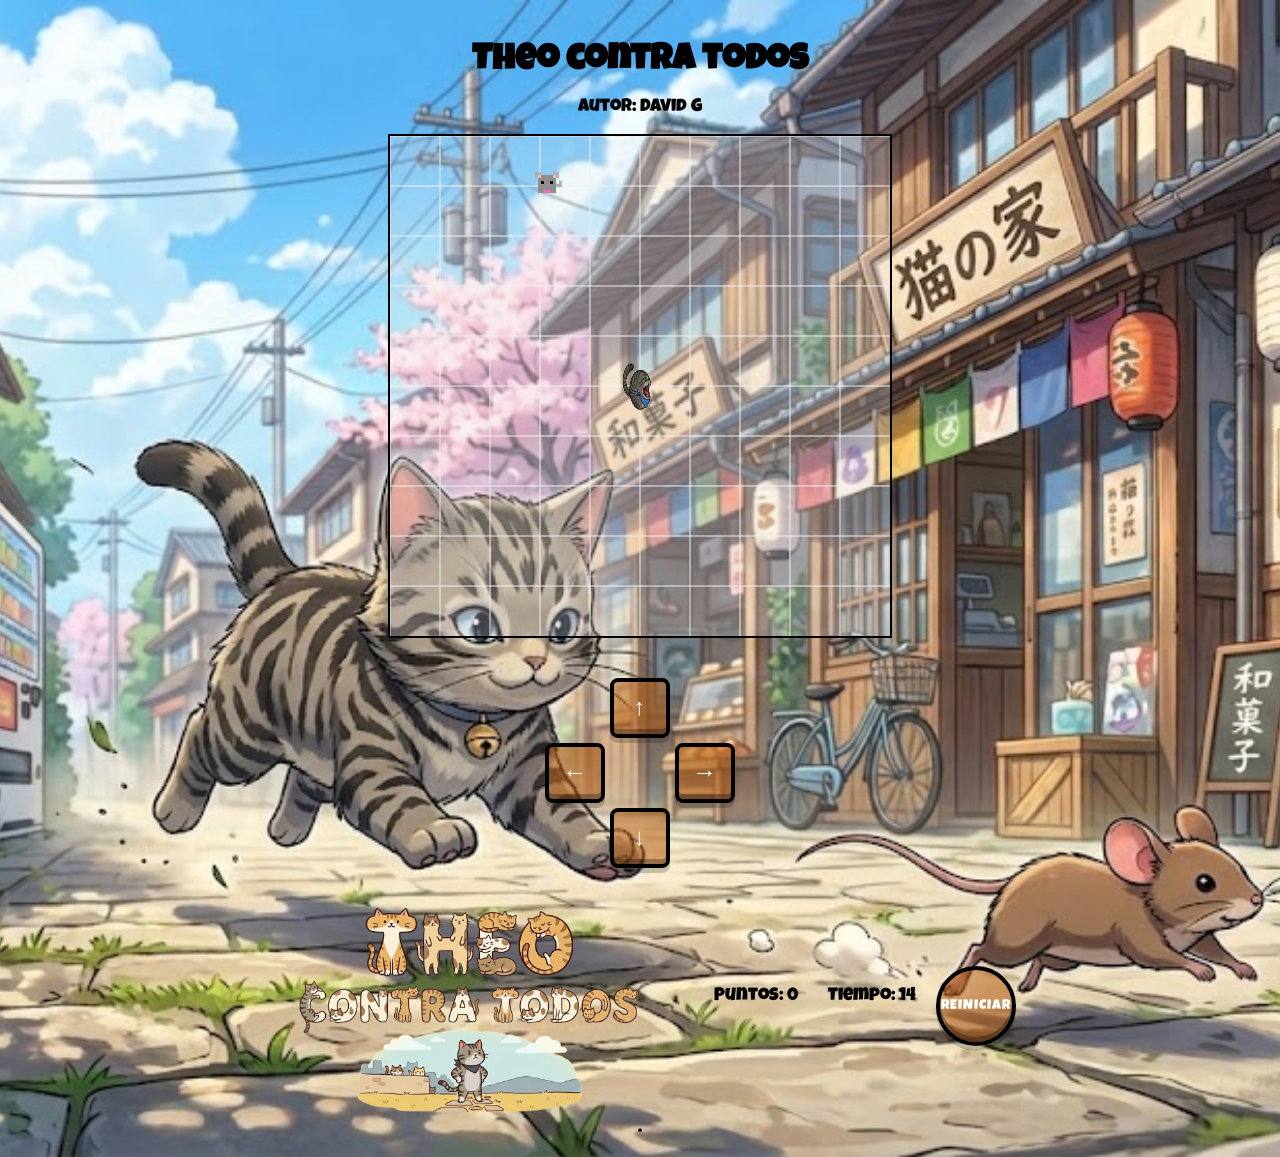
<file: index.html>
<!DOCTYPE html>
<html>
<head>
  <title>Theo contra todos</title>
  <link rel="stylesheet" href="cazando.css">
  <link href="https://fonts.googleapis.com/css2?family=Luckiest+Guy&display=swap" rel="stylesheet">

<link rel="stylesheet" href="cazando.css">
  <script src="utils.js"></script>
  

</head>

<body onload="iniciarJuego()">

  <h1>Theo contra todos</h1>
  <p>Autor: David G </p>


  <canvas id="areaJuego" width="500" height="500"></canvas>
  <div class="control-pad">
  <button class="btn-direccion arriba" onclick="mover('arriba')">↑</button>
  <button class="btn-direccion izquierda" onclick="mover('izquierda')">←</button>
  <button class="btn-direccion derecha" onclick="mover('derecha')">→</button>
  <button class="btn-direccion abajo" onclick="mover('abajo')">↓</button>
</div>
  <div class="contenedor-juego">
  <img src="teo contra todos.png" class="imagen-lateral">

  <div class="panel">
    <span>Puntos: <span id="puntos">0</span></span>
    <span>Tiempo: <span id="tiempo">15</span></span>
  </div>

  <div class="controles">
    <button id="btnReiniciar">REINICIAR</button>
  </div>

  <p id="mensaje"></p>
 

  

  
  
</div>
 <script src="cazando.js"></script>
</body>
</html>.
</file>
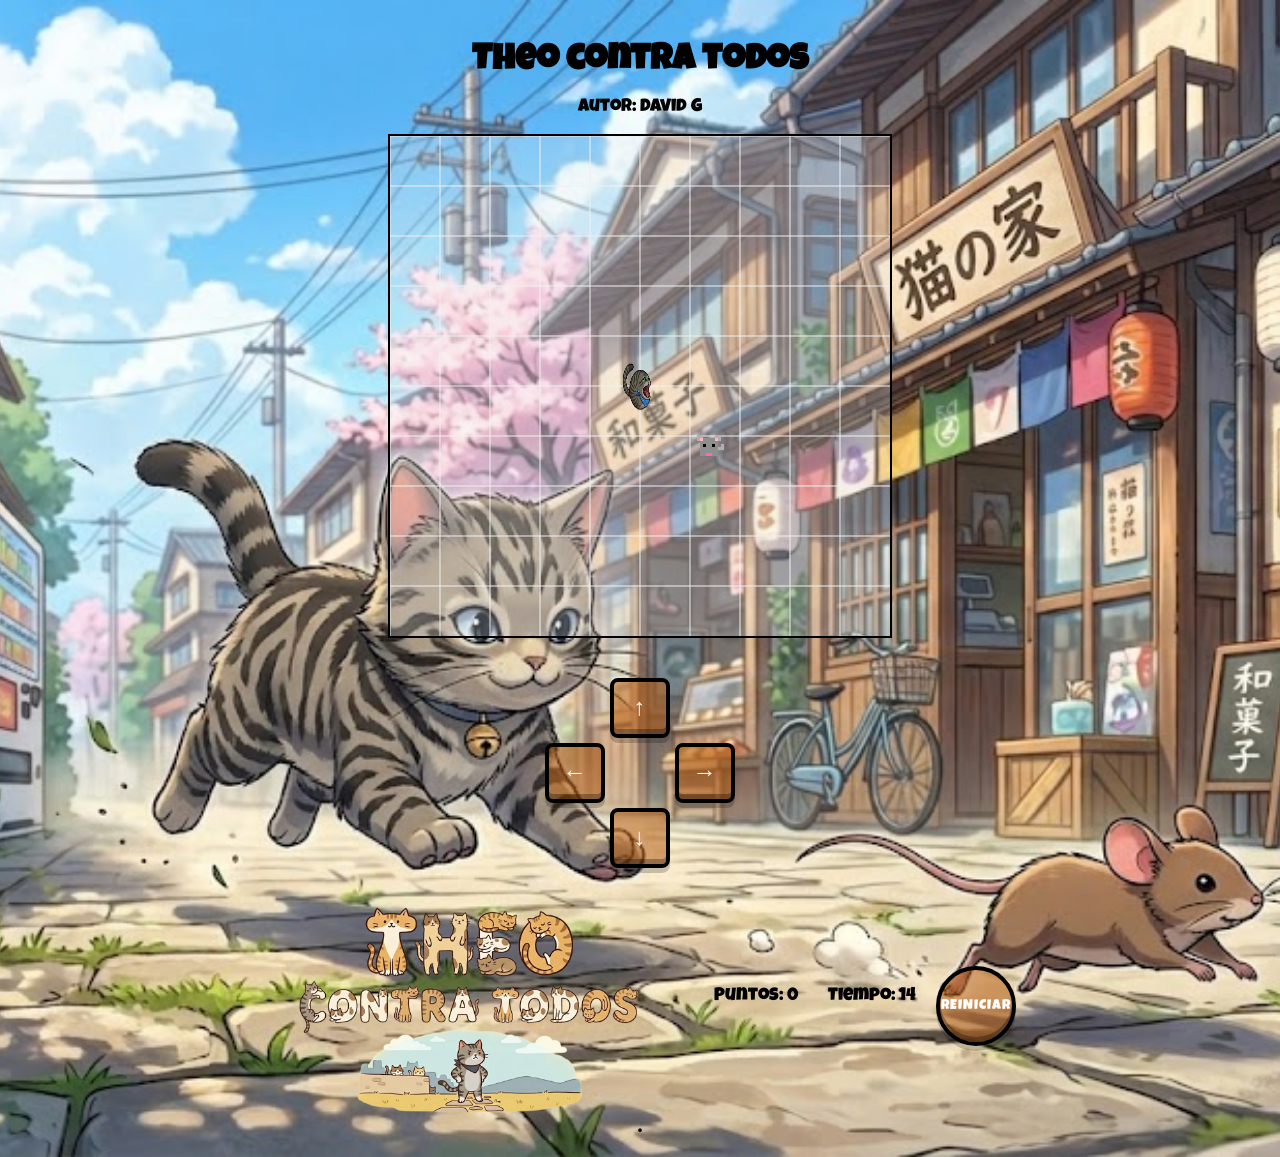
<file: cazando.html>
<!DOCTYPE html>
<html>
<head>
  <title>Theo contra todos</title>
  <link rel="stylesheet" href="cazando.css">
  <link href="https://fonts.googleapis.com/css2?family=Luckiest+Guy&display=swap" rel="stylesheet">

<link rel="stylesheet" href="cazando.css">
  <script src="utils.js"></script>
  

</head>

<body onload="iniciarJuego()">

  <h1>Theo contra todos</h1>
  <p>Autor: David G </p>


  <canvas id="areaJuego" width="500" height="500"></canvas>
  <div class="control-pad">
  <button class="btn-direccion arriba" onclick="mover('arriba')">↑</button>
  <button class="btn-direccion izquierda" onclick="mover('izquierda')">←</button>
  <button class="btn-direccion derecha" onclick="mover('derecha')">→</button>
  <button class="btn-direccion abajo" onclick="mover('abajo')">↓</button>
</div>
  <div class="contenedor-juego">
  <img src="teo contra todos.png" class="imagen-lateral">

  <div class="panel">
    <span>Puntos: <span id="puntos">0</span></span>
    <span>Tiempo: <span id="tiempo">10</span></span>
  </div>

  <div class="controles">
    <button id="btnReiniciar">REINICIAR</button>
  </div>

  <p id="mensaje"></p>
  <script src="cazando.js"></script>

  
  
</div>

</body>
</html>.
</file>
<file: cazando.css>
body {
  text-align: center;
  font-family: Arial, sans-serif;
  background-image: url("theo.jpeg")  ;
  background-size: cover;       
  background-position: center;  
  background-repeat: no-repeat;
  margin: 0;
  padding: 20px;
  color: #000000;

  text-align: center;
  
  font-family: 'Luckiest Guy', cursive;
  font-size: large; 
}



h1 {
  margin-bottom: 5px;
  color: rgb(0, 0, 0);
}

.panel {
  margin: 15px 0;
  font-size: 18px;
  display: flex;
  justify-content: center;
  gap: 30px;
}

canvas {
  background: rgba(236, 236, 236, 0.26);
  border: 2px solid black;
}

.controles {
  margin-top: 20px;
}

button {
 
  width: 80px;          
  height: 80px;          
  border-radius: 50%;   
  
 
  font-family: 'Luckiest Guy', cursive;
  font-size: 0.9rem;     
  color: #fff;
  text-transform: uppercase;
  letter-spacing: 1px;
  display: flex;         
  align-items: center;
  justify-content: center;
  text-align: center;
  

  background-color: #b65d148a; 
  border: 4px solid #000000;   
  

  box-shadow: 
    inset 0 -5px 0 rgba(0,0,0,0.3),
    0 5px 0 rgba(0,0,0,0.2);      
  

  cursor: pointer;
  transition: all 0.1s ease;
  margin: 15px auto;    
}

.control-pad {
  display: grid;

  grid-template-columns: repeat(3, 60px);

  grid-template-rows: repeat(3, 60px);
  gap: 5px;
  justify-content: center;
  margin: 20px auto;
}

.arriba {
  grid-column: 2; 
  grid-row: 1;   
}

.izquierda {
  grid-column: 1; 
  grid-row: 2;    
}

.derecha {
  grid-column: 3; 
  grid-row: 2;   
}

.abajo {
  grid-column: 2; 
  grid-row: 3;   
}


.btn-direccion {
  width: 60px !important;
  height: 60px !important;
  border-radius: 8px !important; 
  padding: 0;
  font-size: 1.5rem;
}

button:hover {
  background-color: #e74c3c; 
  box-shadow: 
    inset 0 -5px 0 rgba(0,0,0,0.3),
    0 8px 0 rgba(0,0,0,0.3);     
  transform: translateY(-2px); 
}

button:active {
  transform: translateY(3px); 
  
  
  box-shadow: 
    inset 0 2px 5px rgba(0,0,0,0.5), 
    0 1px 0 rgba(0,0,0,0.1);        
}

button:hover {
  background-color: #f39c12; 
  transform: translateY(-2px); 
  border-bottom-width: 7px; 
}

button:active {
  transform: translateY(3px); 
  border-bottom: 2px solid #a04000; 
  /* Nota: No necesitas repetir width ni padding aquí, ya los hereda del 'button' */
}

.contenedor-juego {
  display: flex;        
  align-items: center;   
  justify-content: center; 
  gap: 20px;           
}

.imagen-lateral {
  width: 450px;       
  height: auto;
}
</file>
